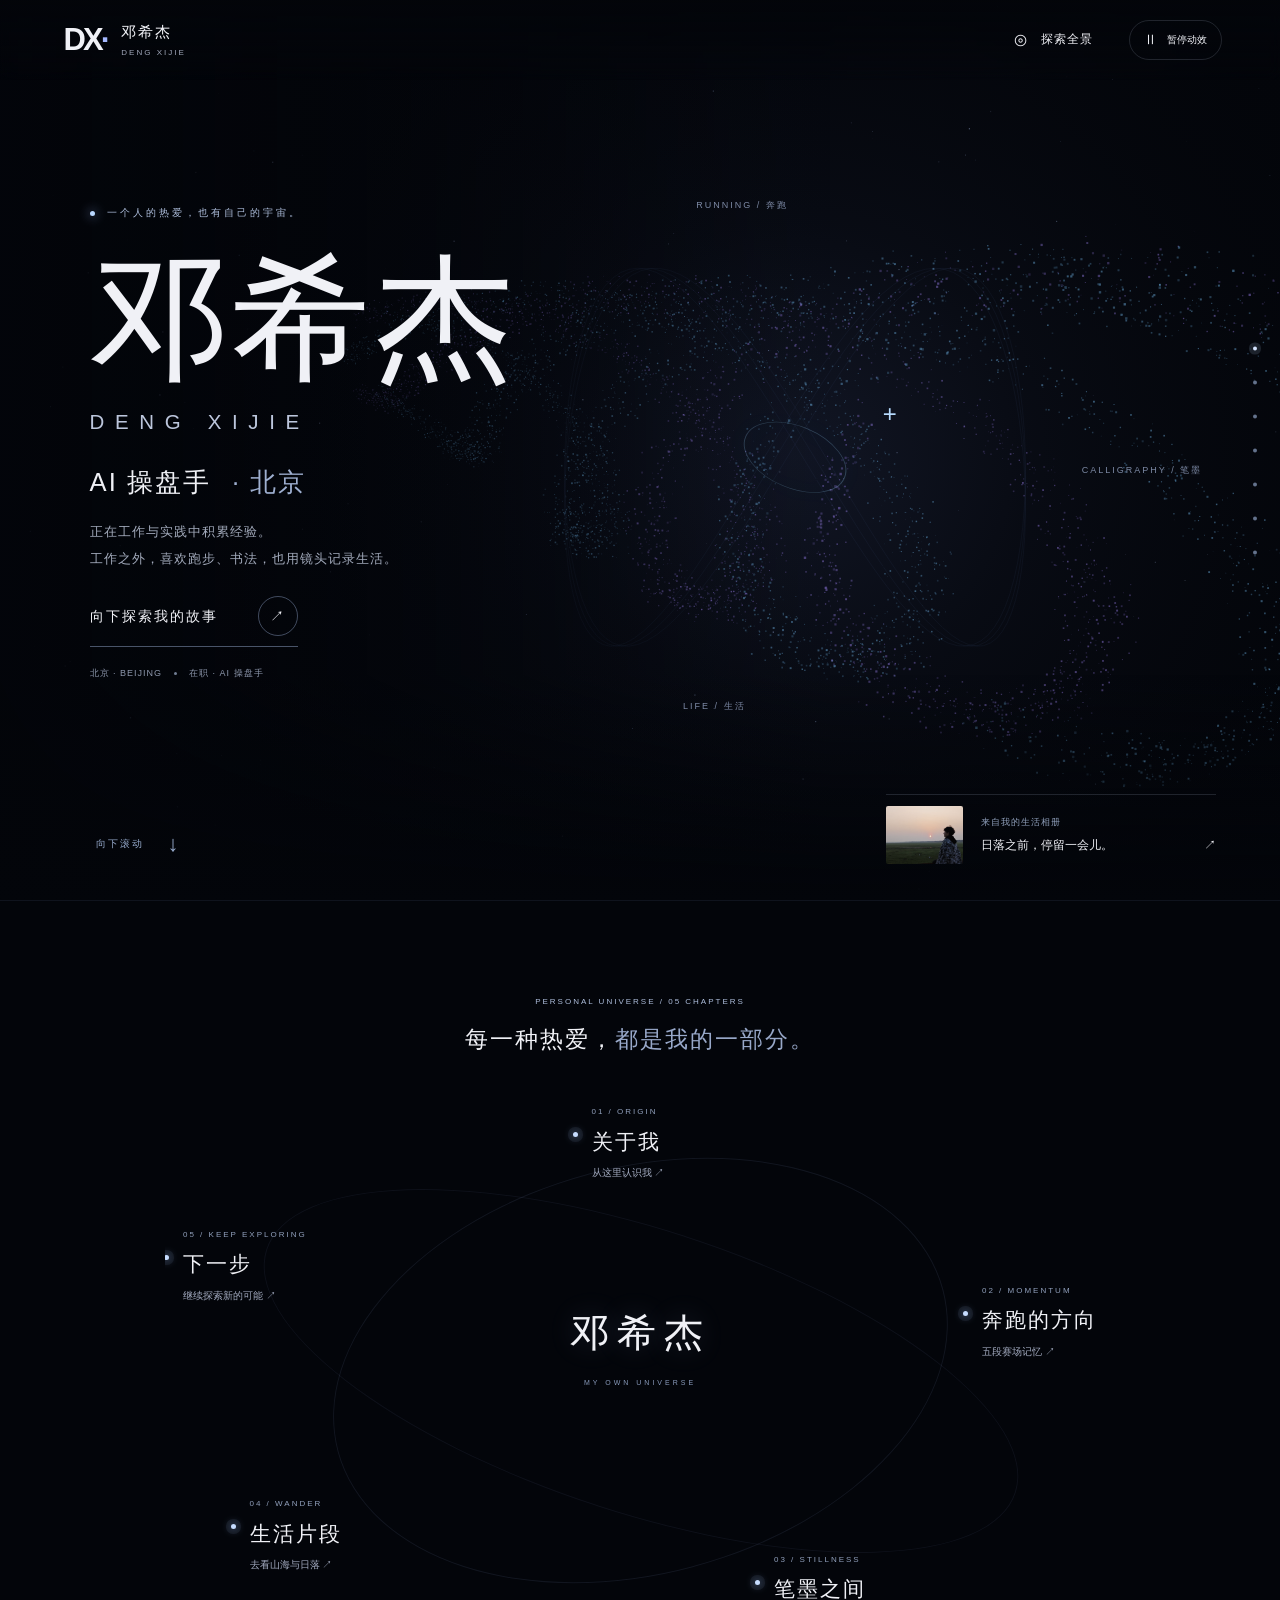
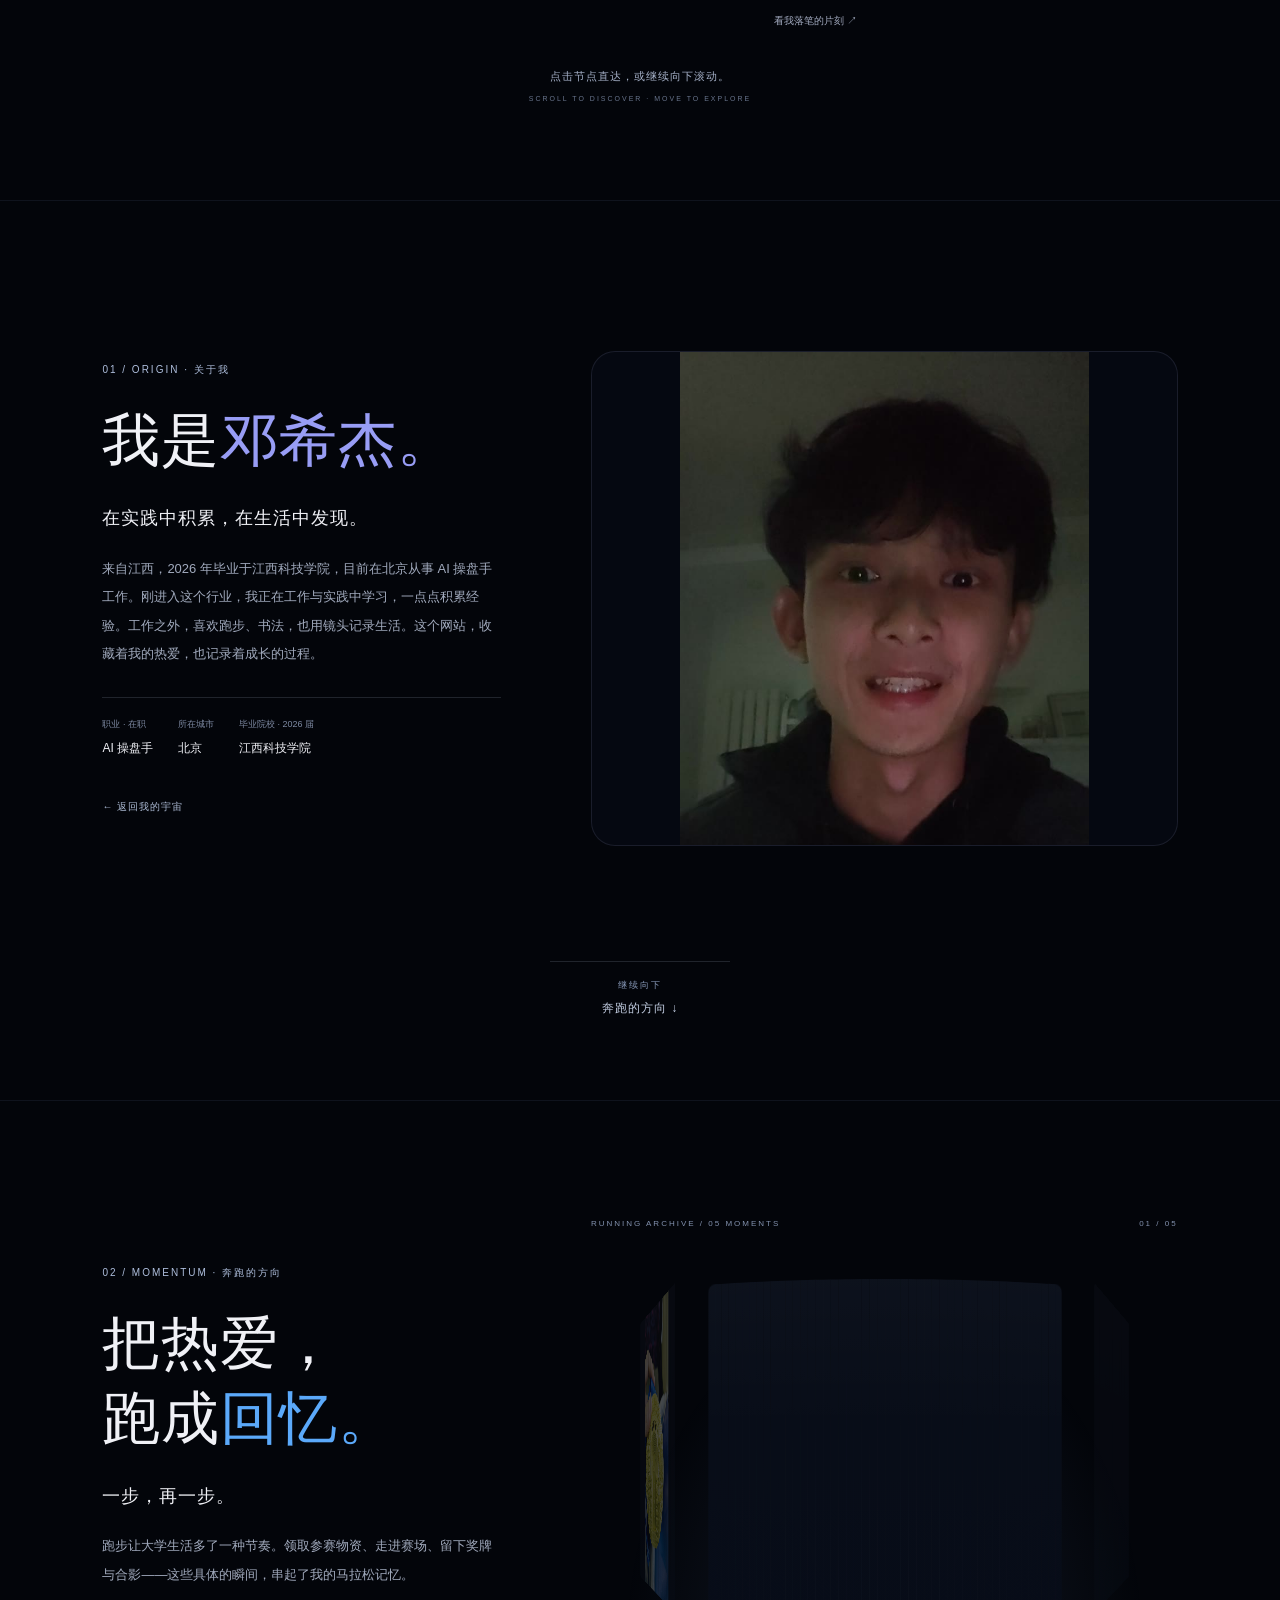
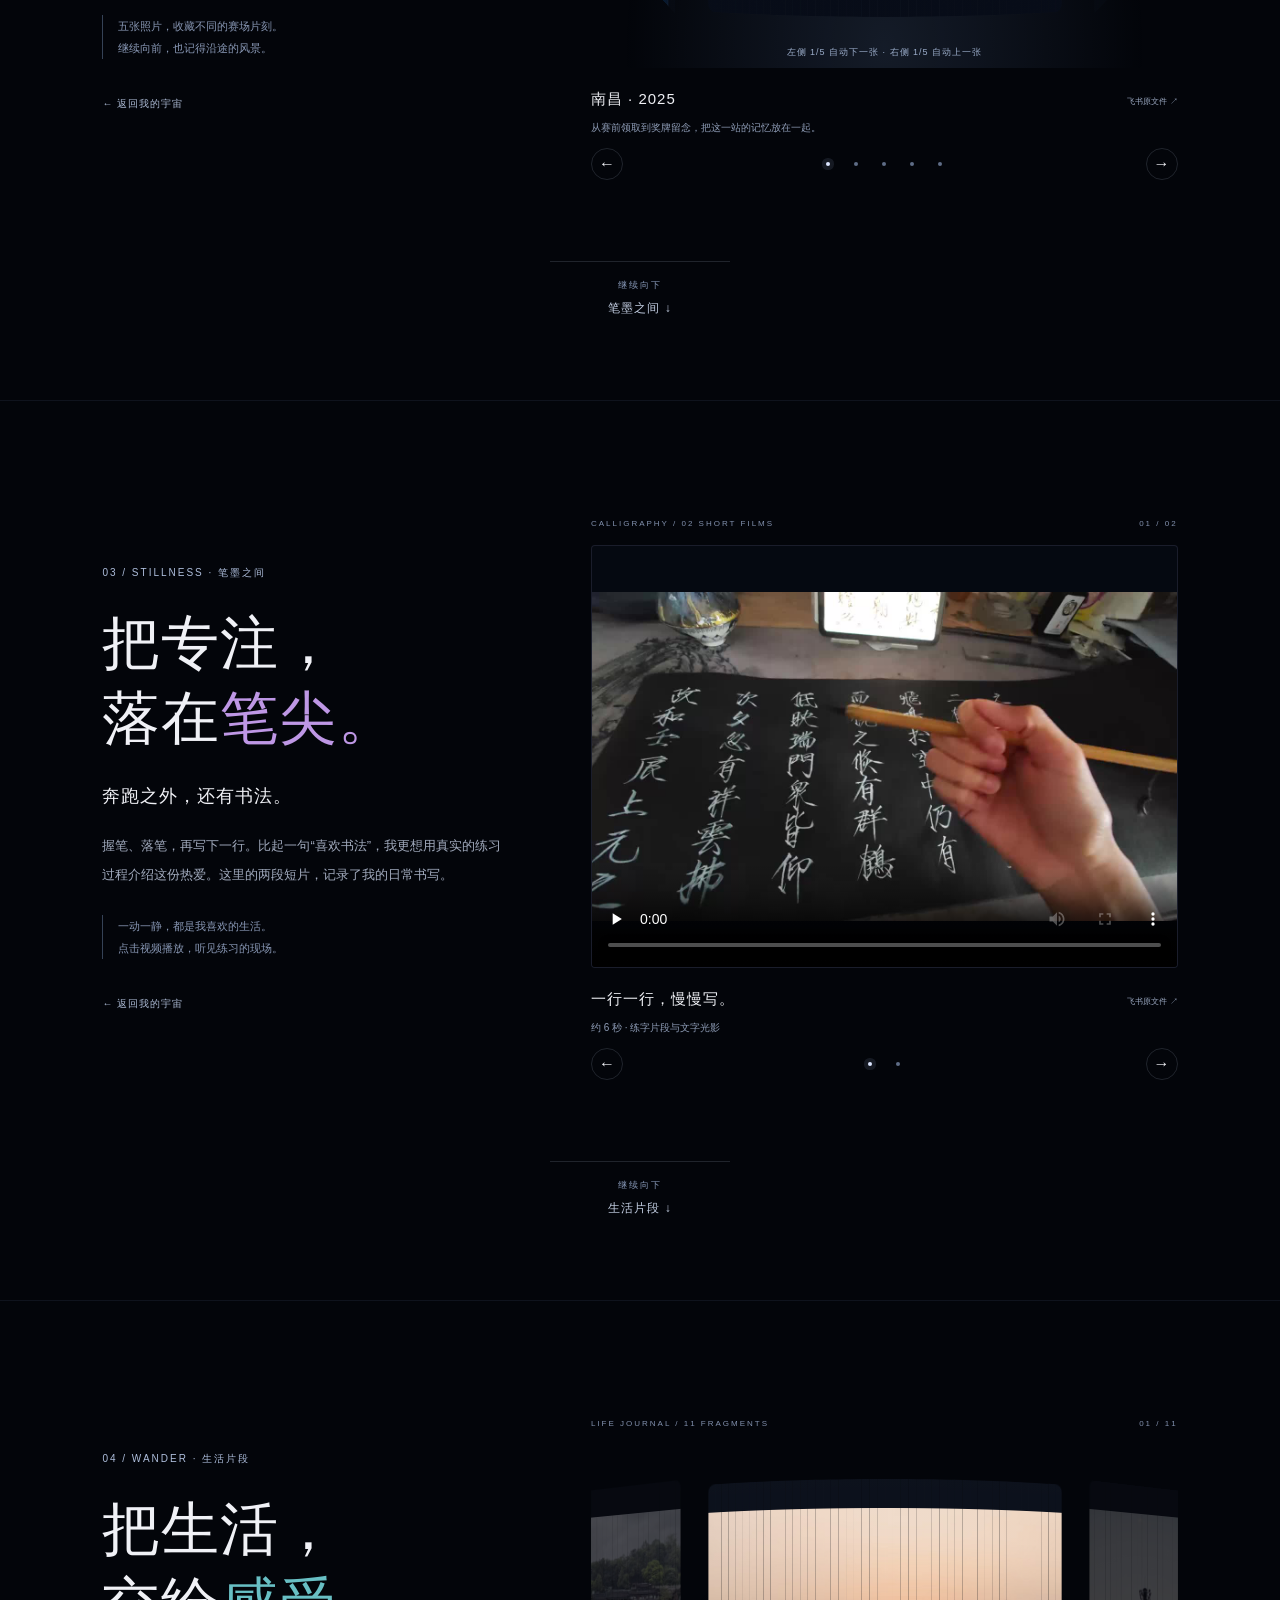
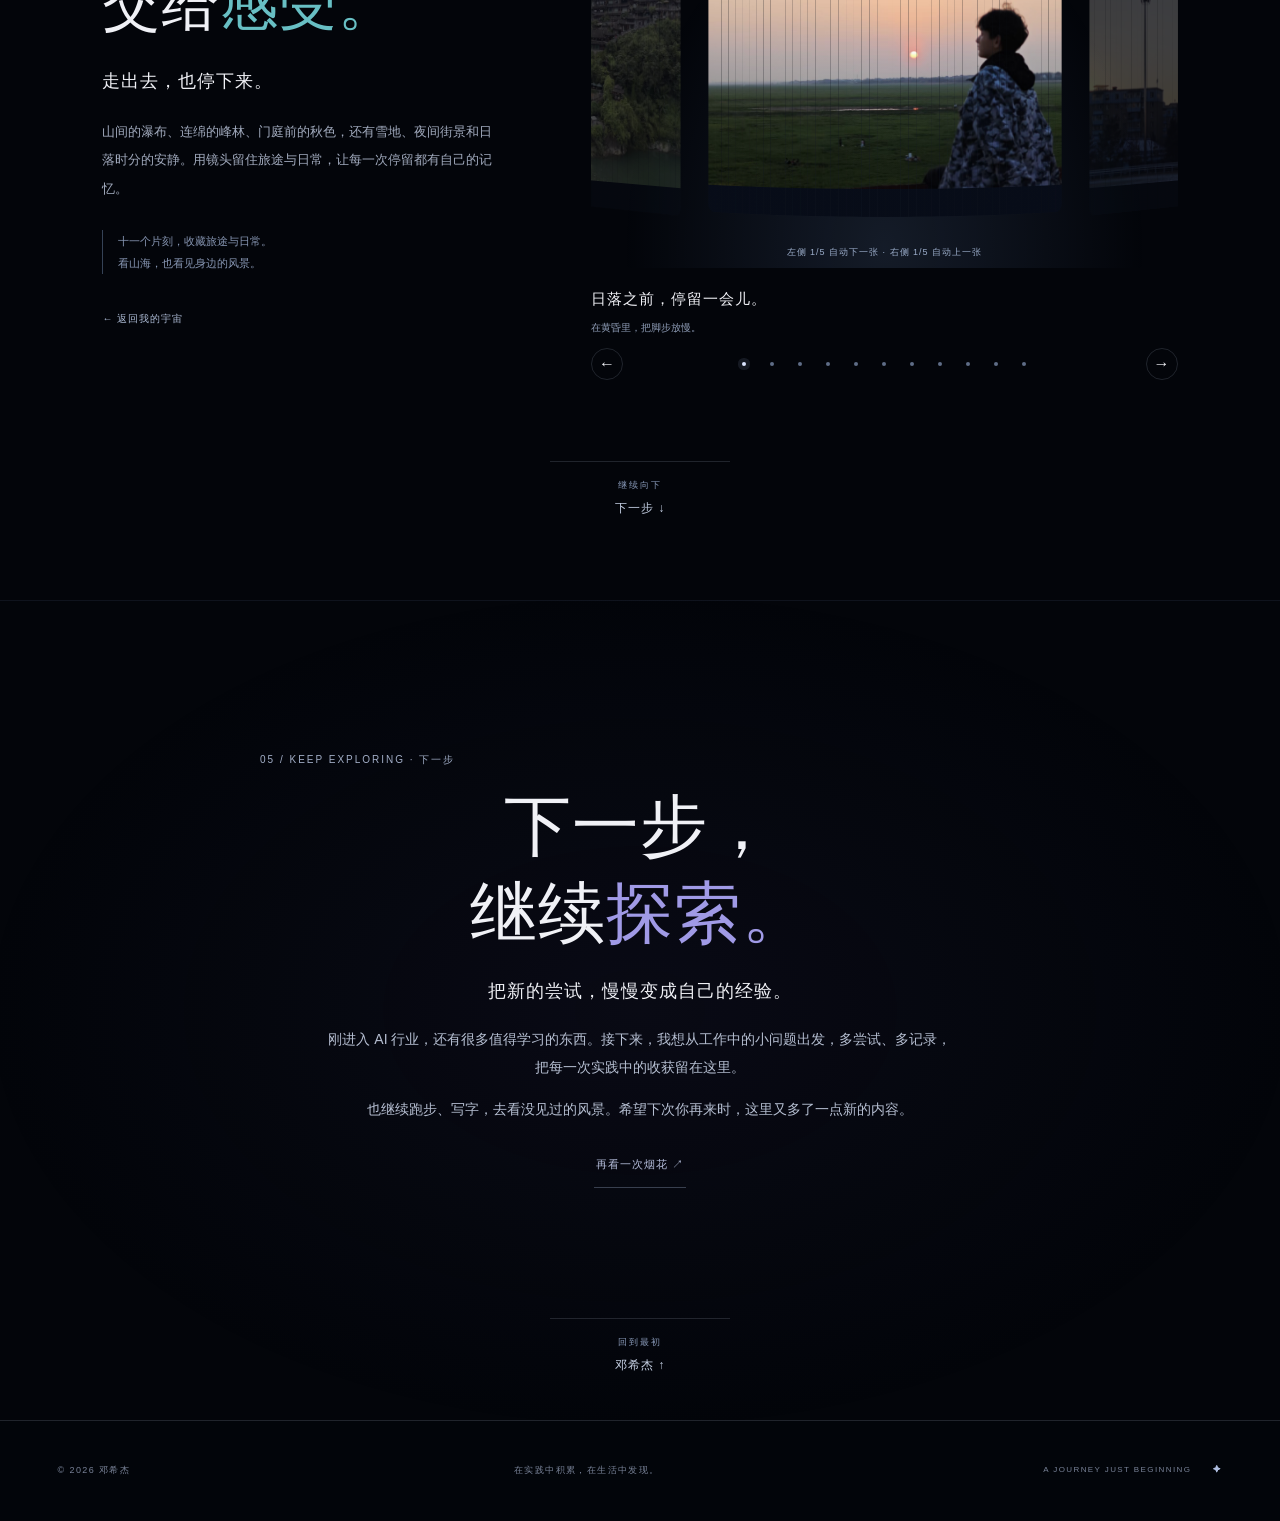
<file: index.html>
<!doctype html>
<html lang="zh-CN"><head><meta charset="utf-8"><meta name="viewport" content="width=device-width,initial-scale=1"><meta name="theme-color" content="#03050a"><meta name="description" content="邓希杰｜AI 操盘手 · 北京。正在工作与实践中积累经验，工作之外喜欢跑步、书法，也用镜头记录生活。"><title>邓希杰 DENG XIJIE · 个人宇宙</title><link rel="icon" href="favicon.svg"><link rel="stylesheet" href="style.css?v=20261110-ending1"><script defer src="galaxy.js?v=20261110-ending1"></script></head>
<body data-view="home"><div id="reading-progress" aria-hidden="true"></div><a class="skip" href="#main">跳转到主要内容</a><canvas id="cosmos" aria-hidden="true"></canvas><div class="screen-shade" aria-hidden="true"></div><div class="travel-flash" aria-hidden="true"></div>
<header class="site-header"><button class="brand" data-route="home" aria-label="邓希杰，返回首页"><span class="brand-symbol">DX<span>·</span></span><span>邓希杰<small>DENG XIJIE</small></span></button><div class="header-actions"><button class="overview-control" data-route="explore"><span aria-hidden="true">⊙</span> 探索全景</button><button id="motion" aria-pressed="false" aria-label="暂停背景动效"><span class="motion-icon" aria-hidden="true">Ⅱ</span><span class="motion-label">暂停动效</span></button></div></header>
<main id="main" tabindex="-1">
<section id="home-view" class="view home-view" aria-labelledby="home-title"><div class="home-copy"><p class="eyebrow"><span class="live-dot"></span> 一个人的热爱，也有自己的宇宙。</p><h1 id="home-title">邓希杰<span>DENG XIJIE</span></h1><p class="home-tagline">AI 操盘手<em> · 北京</em></p><p class="home-description">正在工作与实践中积累经验。<br>工作之外，喜欢跑步、书法，也用镜头记录生活。</p><button class="enter-button" data-route="explore"><span>向下探索我的故事</span><span class="arrow-circle" aria-hidden="true">↗</span></button><div class="home-facts"><span>北京 · BEIJING</span><i></i><span>在职 · AI 操盘手</span></div></div><div class="home-orbit" aria-hidden="true"><span class="orbit-label label-a">RUNNING / 奔跑</span><span class="orbit-label label-b">CALLIGRAPHY / 笔墨</span><span class="orbit-label label-c">LIFE / 生活</span><span class="orbit-cross">+</span></div><button class="home-feature" data-route="life"><img src="life/sunset.jpg" alt="黄昏时分的人物与落日"><span><small>来自我的生活相册</small>日落之前，停留一会儿。 <b>↗</b></span></button><button class="scroll-cue" data-route="explore">向下滚动 <span>↓</span></button></section>
<section id="explore-view" class="view explore-view" aria-labelledby="explore-title" hidden inert><div class="explore-intro"><p class="eyebrow">PERSONAL UNIVERSE / 05 CHAPTERS</p><h2 id="explore-title" tabindex="-1">每一种热爱，<span>都是我的一部分。</span></h2></div><div class="constellation"><div class="constellation-ring" aria-hidden="true"></div><div class="universe-center"><strong>邓希杰</strong><span>MY OWN UNIVERSE</span></div><button class="star-node node-about" data-route="about" data-sector="0"><span class="node-spark"></span><small>01 / ORIGIN</small><strong>关于我</strong><em>从这里认识我 ↗</em></button><button class="star-node node-run" data-route="run" data-sector="1"><span class="node-spark"></span><small>02 / MOMENTUM</small><strong>奔跑的方向</strong><em>五段赛场记忆 ↗</em></button><button class="star-node node-ink" data-route="ink" data-sector="2"><span class="node-spark"></span><small>03 / STILLNESS</small><strong>笔墨之间</strong><em>看我落笔的片刻 ↗</em></button><button class="star-node node-life" data-route="life" data-sector="3"><span class="node-spark"></span><small>04 / WANDER</small><strong>生活片段</strong><em>去看山海与日落 ↗</em></button><button class="star-node node-story" data-route="story" data-sector="4"><span class="node-spark"></span><small>05 / KEEP EXPLORING</small><strong>下一步</strong><em>继续探索新的可能 ↗</em></button></div><p class="explore-hint">点击节点直达，或继续向下滚动。<span>SCROLL TO DISCOVER · MOVE TO EXPLORE</span></p></section>
<section id="chapter-view" class="view chapter-view" aria-labelledby="chapter-title" hidden inert><div class="chapter-layout"><div class="chapter-copy"><p class="eyebrow" id="chapter-kicker"></p><h2 id="chapter-title" tabindex="-1"></h2><p class="chapter-lead" id="chapter-lead"></p><p class="chapter-description" id="chapter-description"></p><div id="chapter-details"></div><button class="text-link" data-route="explore">← 返回我的宇宙</button></div><div class="gallery" id="gallery" aria-label="影像浏览"><div class="gallery-top"><span id="gallery-category"></span><span id="gallery-count" aria-live="polite"></span></div><div class="media-stage" id="media-stage"></div><div class="media-description"><div><h3 id="media-title"></h3><p id="media-caption"></p></div><a id="media-source" target="_blank" rel="noreferrer">飞书原文件 ↗</a></div><div class="gallery-controls"><button class="round-button" id="previous-media" aria-label="上一张">←</button><div class="gallery-dots" id="gallery-dots" aria-label="选择影像"></div><button class="round-button" id="next-media" aria-label="下一张">→</button></div></div></div><nav class="chapter-nav" aria-label="切换故事章节"><button data-route="about"><span>01</span>关于我</button><button data-route="run"><span>02</span>奔跑</button><button data-route="ink"><span>03</span>笔墨</button><button data-route="life"><span>04</span>生活</button><button data-route="story"><span>05</span>下一步</button></nav></section>
</main><nav class="scroll-nav" aria-label="页面章节"><button data-route="home" aria-label="跳转首页"><span>首页</span><i></i></button><button data-route="explore" aria-label="跳转全景"><span>全景</span><i></i></button><button data-route="about" aria-label="跳转关于我"><span>关于我</span><i></i></button><button data-route="run" aria-label="跳转奔跑"><span>奔跑</span><i></i></button><button data-route="ink" aria-label="跳转笔墨"><span>笔墨</span><i></i></button><button data-route="life" aria-label="跳转生活"><span>生活</span><i></i></button><button data-route="story" aria-label="跳转下一步"><span>下一步</span><i></i></button></nav><footer class="site-footer"><span>© 2026 邓希杰</span><span id="footer-message">在实践中积累，在生活中发现。</span><span class="footer-coordinate">A JOURNEY JUST BEGINNING <i>✦</i></span></footer><div class="route-announcer sr-only" role="status" aria-live="polite"></div><dialog id="lightbox" aria-label="查看照片大图"><button id="lightbox-close" aria-label="关闭大图">关闭 ×</button><img id="lightbox-image" alt=""><p id="lightbox-caption"></p></dialog><noscript><div class="no-js">我是邓希杰，现居北京，在职 AI 操盘手，江西科技学院2026届毕业生，热爱马拉松、书法与记录生活。请启用 JavaScript 浏览互动相册，或<a href="intro.mp4">观看我的自我介绍</a>。</div></noscript></body></html>
</file>
<file: style.css>
:root{color-scheme:dark;--bg:#03050a;--ink:#f0f1f6;--muted:#a0a7b9;--line:#d4e1ff24;--accent:#b1c8ff;--ease:cubic-bezier(.22,1,.36,1)}*{box-sizing:border-box}html{scroll-behavior:smooth}body{margin:0;background:var(--bg);color:var(--ink);font-family:'Microsoft YaHei','PingFang SC',sans-serif;font-size:14px;line-height:1.8;overflow-x:hidden}button,a{-webkit-tap-highlight-color:transparent}button{font:inherit;color:inherit;background:none;border:0;cursor:pointer}a{color:inherit;text-decoration:none}button:focus-visible,a:focus-visible{outline:2px solid var(--accent);outline-offset:6px}button:disabled{opacity:.3;cursor:default}button:focus:not(:focus-visible),h2:focus,main:focus{outline:none}[hidden]{display:none!important}.sr-only,.skip:not(:focus){position:absolute;width:1px;height:1px;clip-path:inset(50%);overflow:hidden;white-space:nowrap}.skip:focus{position:fixed;top:12px;left:12px;background:#132033;padding:12px;z-index:100}#cosmos{position:fixed;inset:0;width:100%;height:100%;pointer-events:none;z-index:-3}.screen-shade{position:fixed;inset:0;z-index:-2;pointer-events:none;background:linear-gradient(90deg,#03050ae6,transparent 65%),linear-gradient(0deg,#03050a,transparent 25%)}body:not([data-view=home]) .screen-shade{background:radial-gradient(ellipse at center,transparent 20%,#03050a88 100%)}.travel-flash{position:fixed;inset:0;pointer-events:none;z-index:3;background:radial-gradient(ellipse at 60% 50%,#758fe119,transparent 65%);opacity:0}.site-header{height:100px;padding:0 4.5vw;display:flex;justify-content:space-between;align-items:center;position:relative;z-index:5}.brand{display:flex;align-items:center;gap:15px;text-align:left;line-height:1.4;font-size:15px;letter-spacing:2px}.brand-symbol{font-size:31px;font-weight:800;letter-spacing:-3px}.brand-symbol span{color:#a5b8ff}.brand small{display:block;font-size:8px;letter-spacing:2px;margin-top:5px;color:var(--muted)}.header-actions{display:flex;gap:30px;align-items:center}.overview-control{font-size:12px;letter-spacing:1px}.overview-control span{margin-right:8px;font-size:19px;vertical-align:middle}#motion{border:1px solid var(--line);border-radius:24px;padding:7px 14px;font-size:10px;display:flex;gap:10px;align-items:center}.motion-icon{font-size:13px}.view{position:relative;min-height:calc(100svh - 170px)}.eyebrow{font-size:10px;letter-spacing:2px;color:#aebedc;font-weight:400;display:flex;gap:12px;align-items:center}.live-dot{width:5px;height:5px;background:#bad8ff;border-radius:50%;box-shadow:0 0 12px #9dbbff}.home-view{display:flex;align-items:center;padding:32px 7vw 120px;min-height:calc(100svh - 170px)}.home-copy{position:relative;z-index:2;width:60%;max-width:780px}.home-copy .eyebrow{letter-spacing:3px;margin-bottom:24px}h1{font-size:clamp(82px,11.4vw,172px);line-height:1.12;font-weight:500;letter-spacing:.035em;margin:20px 0 32px;white-space:nowrap}h1>span{display:block;font:300 clamp(15px,1.6vw,24px)/1.4 sans-serif;letter-spacing:.52em;margin-top:18px;color:#bcc6dc}.home-tagline{font-size:clamp(18px,2vw,27px);letter-spacing:2px;margin-bottom:17px}.home-tagline em{font-style:normal;color:#9eafd0;margin-left:12px}.home-description{color:#a2aabb;font-size:13px;line-height:2.1;letter-spacing:1px}.enter-button{display:flex;align-items:center;gap:40px;margin:33px 0 26px;padding:0 0 10px;border-bottom:1px solid #93a7cd7d;font-size:14px;letter-spacing:2px}.arrow-circle{display:grid;place-items:center;border:1px solid #93a7cd70;width:40px;height:40px;border-radius:50%;transition:background .25s,transform .4s var(--ease)}.enter-button:hover .arrow-circle{transform:rotate(45deg);background:#adc8ff20}.home-facts{display:flex;align-items:center;gap:12px;color:#8d97ac;font-size:9px;letter-spacing:1px}.home-facts i{width:3px;height:3px;background:#717e94;border-radius:50%}.home-orbit{position:absolute;right:4%;top:5%;width:52%;height:77%;pointer-events:none}.orbit-label{font-size:9px;letter-spacing:2px;color:#b7c9efaa;position:absolute}.label-a{left:20%;top:12%}.label-b{right:4%;top:54%}.label-c{left:18%;bottom:6%}.orbit-cross{position:absolute;top:43%;left:48%;color:#b7dcff;font-size:24px;font-weight:200}.home-feature{position:absolute;right:5vw;bottom:25px;display:flex;gap:18px;align-items:center;text-align:left;padding:11px 0;border-top:1px solid var(--line);width:330px}.home-feature img{width:77px;height:58px;object-fit:cover;border-radius:2px;filter:saturate(.7)}.home-feature span{font-size:12px;flex:1}.home-feature small{display:block;color:#91a1bd;letter-spacing:1px;font-size:9px;margin-bottom:5px}.home-feature b{float:right;font-weight:400}.site-footer{min-height:70px;display:flex;align-items:center;justify-content:space-between;padding:0 4.5vw;color:#798398;font-size:9px;letter-spacing:1.4px;position:relative;z-index:2}.footer-coordinate{font-size:8px}.footer-coordinate i{font-style:normal;color:#adbcdf;margin-left:18px}.explore-view{padding-top:5px}.explore-intro{text-align:center;position:relative;z-index:1;pointer-events:none}.explore-intro .eyebrow{justify-content:center;font-size:8px;margin:0}.explore-intro h2{font-size:23px;font-weight:400;margin:9px 0;letter-spacing:2px}.explore-intro h2 span{color:#98a8c9}.constellation{height:min(62vh,610px);min-height:400px;width:min(950px,90vw);margin:auto;position:relative}.constellation-ring{position:absolute;inset:14% 17% 13%;border:1px solid #98a9e019;border-radius:50%;transform:rotate(-15deg);pointer-events:none}.constellation-ring:after{content:'';position:absolute;inset:15% -13%;border:1px solid #98a9e012;border-radius:50%;transform:rotate(33deg)}.universe-center{position:absolute;top:46%;left:50%;transform:translate(-50%,-50%);text-align:center;pointer-events:none}.universe-center strong{display:block;font-size:39px;font-weight:400;letter-spacing:8px;text-shadow:0 0 30px #b4c6ff33}.universe-center span{font-size:7px;letter-spacing:3px;color:#8a9cbd}.star-node{position:absolute;display:flex;flex-direction:column;align-items:flex-start;gap:3px;padding:16px 18px;min-width:150px;text-align:left;transition:opacity .4s,transform .5s var(--ease),filter .4s}.star-node small{font:8px/1.8 sans-serif;letter-spacing:2px;color:#91a0bc}.star-node strong{font-weight:400;font-size:21px;letter-spacing:2px}.star-node em{font-style:normal;font-size:10px;color:#a3abc0;line-height:2}.node-spark{position:absolute;left:-1px;top:43px;width:5px;height:5px;border-radius:50%;background:#c7ddff;box-shadow:0 0 10px #9ec2ff,0 0 0 5px #a8c9ff13;transition:box-shadow .4s}.star-node:hover,.star-node:focus-visible{transform:translateY(-5px)}.star-node:hover .node-spark,.star-node:focus-visible .node-spark{box-shadow:0 0 20px #adcfff,0 0 0 12px #a8c9ff15}.constellation:has(.star-node:hover) .star-node:not(:hover){opacity:.27}.constellation:has(.star-node:focus-visible) .star-node:not(:focus-visible){opacity:.27}.node-about{top:0;left:43%}.node-run{top:32%;right:0}.node-ink{bottom:0;right:22%}.node-life{bottom:10%;left:7%}.node-story{top:22%;left:0}.explore-hint{text-align:center;font-size:11px;color:#a4afc6;margin:0 0 15px;letter-spacing:1px}.explore-hint span{display:block;font-size:7px;letter-spacing:2px;margin-top:6px;color:#69758d}.chapter-view{padding:25px 6.5vw 0}.chapter-layout{display:grid;grid-template-columns:minmax(250px,.85fr) minmax(0,1.25fr);gap:7vw;align-items:center;min-height:calc(100svh - 285px);max-width:1450px;margin:auto}.chapter-copy{padding-bottom:20px}.chapter-copy h2{font-size:clamp(38px,4.5vw,66px);font-weight:400;line-height:1.3;letter-spacing:1px;margin:24px 0}.chapter-copy h2 span{color:var(--accent)}.chapter-lead{font-size:18px;letter-spacing:1px;margin:0 0 20px}.chapter-description{font-size:13px;line-height:2.2;color:#a1aabd;max-width:420px}.chapter-facts{display:flex;gap:25px;margin:28px 0;border-top:1px solid var(--line);padding-top:18px}.chapter-facts dt{font-size:9px;color:#7e8aa3}.chapter-facts dd{font-size:12px;margin:6px 0 0}.chapter-note{font-size:11px;color:#8897b4;border-left:1px solid #829dc766;padding-left:15px;margin:26px 0;line-height:2}.text-link{font-size:10px;letter-spacing:1px;padding:10px 0;color:#adbbd5}.text-link:hover{color:white}.gallery{min-width:0;width:100%;max-width:740px;justify-self:end}.gallery-top{display:flex;justify-content:space-between;color:#8291ae;letter-spacing:2px;font-size:8px;padding-bottom:13px}.media-stage{height:clamp(280px,47vh,530px);position:relative;overflow:hidden;background:#070c1699;border:1px solid #bacaff1c;border-radius:4px;isolation:isolate}.media-frame{position:absolute;inset:0;width:100%;height:100%;display:flex;align-items:center;justify-content:center}.media-frame img,.media-frame video{display:block;width:100%;height:100%;object-fit:contain}.media-frame.scenic img{object-fit:cover}.media-frame.photo-button{padding:0}.media-frame.photo-button:after{content:'查看大图 ↗';position:absolute;right:16px;bottom:16px;font-size:9px;color:#d4ddf1;background:#04070cc9;padding:5px 11px;border:1px solid #c0d1f326;border-radius:20px;opacity:0;transition:opacity .2s}.media-frame.photo-button:hover:after,.media-frame.photo-button:focus-visible:after{opacity:1}.media-description{display:flex;gap:20px;align-items:baseline;justify-content:space-between;padding-top:17px;min-height:80px}.media-description h3{font-size:15px;font-weight:400;letter-spacing:1px;margin:0 0 6px}.media-description p{font-size:10px;color:#8f9db7;margin:0;line-height:1.9}.media-description>a{flex-shrink:0;font-size:8px;color:#9caac3}.gallery-controls{display:flex;align-items:center;justify-content:space-between;gap:20px}.round-button{height:32px;width:32px;border:1px solid var(--line);border-radius:50%;font-size:16px;transition:background .25s}.round-button:hover{background:#b2c7ff1c}.gallery-dots{display:flex;gap:13px;justify-content:center;align-items:center}.gallery-dots button{height:28px;min-width:15px;padding:5px;position:relative}.gallery-dots button:before{content:'';display:block;width:4px;height:4px;border-radius:50%;background:#5f6d87;transition:background .3s,box-shadow .3s}.gallery-dots button[aria-current=true]:before{background:#dce5ff;box-shadow:0 0 0 4px #c4d4ff19}.chapter-nav{display:flex;justify-content:center;gap:30px;border-top:1px solid var(--line);max-width:650px;margin:28px auto 0;padding-top:18px}.chapter-nav button{padding:4px 0 10px;font-size:11px;color:#7989a6;position:relative;white-space:nowrap;transition:color .25s}.chapter-nav button span{font:8px sans-serif;margin-right:8px;opacity:.6}.chapter-nav button[aria-current=page]{color:#dce6ff}.chapter-nav button[aria-current=page]:after{content:'';position:absolute;bottom:0;left:50%;width:3px;height:3px;border-radius:50%;background:#bacfff}.chapter-nav button:hover{color:#e2eaff}#lightbox{width:100vw;max-width:none;height:100dvh;max-height:none;margin:0;border:0;background:#02050bf5;color:#f1f4fb;padding:65px 5vw 45px;overflow:hidden}#lightbox::backdrop{background:#02050b}#lightbox-image{width:100%;height:calc(100% - 40px);object-fit:contain}#lightbox-caption{text-align:center;font-size:12px;color:#a5b1c7}#lightbox-close{position:absolute;right:5vw;top:20px;border:1px solid var(--line);border-radius:20px;padding:5px 18px;font-size:12px}.no-js{position:fixed;inset:150px 8vw auto;padding:30px;background:#132139;z-index:20}.no-js a{text-decoration:underline}@media(min-width:1550px){.home-view{padding-left:10vw}.home-feature{right:8vw}.chapter-layout{gap:110px}}@media(max-width:900px){.home-copy{width:80%}h1{font-size:115px}.home-orbit{opacity:.6}.home-feature{width:280px;right:5vw}.chapter-layout{gap:4vw;grid-template-columns:.85fr 1.15fr}.chapter-copy h2{font-size:45px}.chapter-description{font-size:12px}.chapter-facts{gap:15px}.star-node strong{font-size:18px}.node-run{right:-2%}.node-story{left:-2%}}@media(max-width:650px){.site-header{height:80px;padding:0 6vw}.brand{gap:12px;font-size:13px}.brand-symbol{font-size:27px}.brand small{font-size:7px}.header-actions{gap:15px}.overview-control{font-size:10px}.overview-control span{display:none}#motion{padding:5px 9px}.motion-label{display:none}.view{min-height:calc(100svh - 140px)}.home-view{display:block;padding:36px 7vw 150px;min-height:calc(100svh - 140px)}.home-copy{width:100%}.home-copy .eyebrow{font-size:8px;letter-spacing:1px;margin-bottom:25px}h1{font-size:clamp(77px,20.5vw,126px);letter-spacing:.02em;margin:0 0 28px}h1>span{font-size:14px;letter-spacing:.5em;margin-top:14px}.home-tagline{font-size:18px;letter-spacing:1px}.home-tagline em{margin-left:6px}.home-description{font-size:12px}.enter-button{margin-top:24px;gap:35px;font-size:12px}.home-facts{font-size:8px;gap:9px}.home-orbit{top:30%;right:-10%;width:80%;height:58%;opacity:.45}.home-orbit .orbit-label{display:none}.home-feature{left:7vw;right:7vw;bottom:25px;width:auto}.home-feature img{width:65px;height:48px}.home-feature span{font-size:11px}.site-footer{padding:0 6vw;min-height:60px;font-size:8px;letter-spacing:.5px}.footer-coordinate{display:none}.explore-intro{padding:15px 6vw 0}.explore-intro h2{font-size:17px;letter-spacing:1px}.explore-intro h2 span{display:block;margin-top:4px}.explore-intro .eyebrow{font-size:7px}.constellation{width:100%;height:480px;min-height:400px;margin:10px auto 0}.universe-center{top:47%;left:50%}.universe-center strong{font-size:29px;letter-spacing:4px}.universe-center span{font-size:6px;letter-spacing:1.7px}.constellation-ring{inset:14% 14% 21%}.star-node{min-width:0;padding:13px 12px}.star-node strong{font-size:16px;letter-spacing:1px}.star-node small{font-size:7px;letter-spacing:1px}.star-node em{font-size:9px}.node-spark{left:0;top:37px;width:4px;height:4px}.node-about{left:39%;top:0}.node-run{right:2%;top:29%}.node-ink{right:12%;bottom:6%}.node-life{left:5%;bottom:11%}.node-story{left:2%;top:25%}.explore-hint{font-size:9px;margin-top:0}.explore-hint span{font-size:6px}.chapter-view{padding:10px 7vw 0}.chapter-layout{display:flex;flex-direction:column;gap:18px;align-items:stretch;min-height:0}.chapter-copy{padding:0}.chapter-copy .eyebrow{font-size:8px;margin-top:5px}.chapter-copy h2{font-size:38px;margin:15px 0 17px}.chapter-copy h2 br{display:none}.chapter-lead{font-size:15px;margin-bottom:10px}.chapter-description{font-size:12px;line-height:2;max-width:none}.chapter-facts{margin:17px 0 0;padding-top:12px}.chapter-facts dd{font-size:10px}.chapter-note{margin:15px 0 5px;font-size:10px}.chapter-copy>.text-link{margin-top:8px}.gallery{max-width:none}.media-stage{height:350px;height:clamp(260px,45svh,430px)}.gallery-top{font-size:7px}.media-description{padding-top:12px;min-height:76px;gap:10px}.media-description h3{font-size:14px}.media-description p{font-size:10px}.media-description>a{font-size:7px}.gallery-controls{padding-bottom:10px}.chapter-nav{position:sticky;bottom:0;z-index:4;background:#030710f2;backdrop-filter:blur(16px);margin-top:25px;padding:14px 0 11px;gap:0;justify-content:space-between;max-width:none}.chapter-nav button{font-size:10px;padding:4px 5px 8px}.chapter-nav button span{display:none}.chapter-view+.site-footer{margin-top:0}.screen-shade{background:linear-gradient(90deg,#03050aba,transparent),linear-gradient(0deg,#03050a,transparent 25%)}body[data-view=chapter] .site-footer{padding-bottom:15px}.media-frame.photo-button:after{opacity:1;font-size:8px}#lightbox{padding:65px 12px 35px}}@media(max-width:360px){.home-view{padding-top:23px}h1{font-size:76px}.home-tagline{font-size:16px}.constellation{height:420px}.star-node strong{font-size:14px}.star-node em{font-size:8px}.node-ink{right:7%}.node-run{right:0}.chapter-copy h2{font-size:33px}}@media(prefers-reduced-motion:reduce){html{scroll-behavior:auto}*,*::before,*::after{transition-duration:.01ms!important;animation-duration:.01ms!important}}
@media(min-width:651px){.site-header{height:80px}.site-footer{min-height:50px}.view{min-height:calc(100svh - 130px)}.home-view{min-height:calc(100svh - 130px);padding:6px 7vw 55px}.home-copy .eyebrow{margin:0 0 19px}h1{font-size:clamp(82px,10.8vw,158px);margin:12px 0 22px}h1>span{margin-top:12px}.home-tagline{margin:15px 0 13px}.home-description{margin:10px 0}.enter-button{margin:24px 0 18px}.home-feature{bottom:8px}.chapter-layout{min-height:calc(100svh - 245px)}}
/* Continuous vertical reading, with native wheel and touch scrolling. */
html{scroll-padding-top:90px}body{overflow-x:hidden}.site-header{position:fixed;inset:0 0 auto;height:80px;background:linear-gradient(#03050aef,#03050a99,transparent);backdrop-filter:blur(7px)}main{padding-top:80px}.view{scroll-margin-top:80px}.home-view{min-height:calc(100svh - 80px);padding-bottom:100px}.home-feature{bottom:25px}.scroll-cue{position:absolute;bottom:35px;left:7vw;font-size:10px;color:#95a9cb;letter-spacing:2px;display:flex;gap:24px;align-items:center}.scroll-cue span{font-size:22px;display:inline-block;animation:scroll-nudge 2.2s ease-in-out infinite}@keyframes scroll-nudge{0%,100%{transform:translateY(-3px)}50%{transform:translateY(5px)}}.explore-view{min-height:100svh;padding-top:55px;display:flex;flex-direction:column;justify-content:center;border-top:1px solid #91a7d617}.constellation{flex:none;margin:20px auto}.explore-hint{margin-bottom:55px}.chapter-view{min-height:100svh;padding:90px 8vw 65px;display:flex;flex-direction:column;justify-content:center;border-top:1px solid #91a7d617}.chapter-layout{width:100%;min-height:0;gap:7vw}.next-chapter{margin:55px auto 0;padding:15px 20px;border-top:1px solid var(--line);min-width:180px;font-size:9px;color:#899ab9;letter-spacing:2px;text-align:center}.next-chapter span{display:block;color:#c3cee2;font-size:12px;margin-top:5px;letter-spacing:1px}.scroll-nav{position:fixed;right:18px;top:50%;transform:translateY(-50%);z-index:6;display:flex;flex-direction:column;gap:9px}.scroll-nav button{position:relative;display:flex;align-items:center;justify-content:flex-end;gap:10px;min-height:25px;min-width:25px;padding:5px}.scroll-nav i{width:4px;height:4px;border-radius:50%;background:#63728c;box-shadow:0 0 0 3px transparent;transition:background .3s,box-shadow .3s}.scroll-nav button[aria-current] i{background:#d5e4ff;box-shadow:0 0 0 4px #bdd6ff22}.scroll-nav span{position:absolute;right:28px;white-space:nowrap;font-size:9px;opacity:0;background:#03050ac9;padding:2px 7px;transition:opacity .2s}.scroll-nav button:hover span,.scroll-nav button:focus-visible span{opacity:1}#reading-progress{position:fixed;top:0;left:0;width:100%;height:2px;background:#a9c8ff;transform:scaleX(0);transform-origin:left;z-index:30;pointer-events:none}.site-footer{min-height:100px;border-top:1px solid var(--line);background:#03050a99}.screen-shade{transition:background .8s}.home-orbit{transform:none}.gallery{min-height:480px}.gallery-controls button{touch-action:manipulation}@media(max-width:650px){html{scroll-padding-top:75px}.site-header{height:75px}main{padding-top:75px}.view{scroll-margin-top:75px}.home-view{min-height:calc(100svh - 75px);padding-bottom:180px}.home-feature{bottom:65px}.scroll-cue{bottom:16px;font-size:9px;gap:18px}.explore-view{padding-top:35px;min-height:100svh}.constellation{margin-top:15px;margin-bottom:5px}.explore-hint{margin-bottom:30px}.chapter-view{padding:55px 7vw 30px;min-height:100svh}.chapter-layout{gap:25px}.next-chapter{margin-top:30px}.scroll-nav{display:none}.gallery{min-height:0}.site-footer{min-height:80px}.chapter-copy h2{line-height:1.5}.home-copy{position:relative;z-index:2}}@media(prefers-reduced-motion:reduce){.scroll-cue span{animation:none}}

.view{scroll-margin-top:0}


.home-view{overflow:clip}


.explore-view,.constellation{overflow:clip}html{overflow-x:clip}


/* Mouse-following light above the background shade, below all content. */
.pointer-light{position:fixed;inset:0;z-index:0;pointer-events:none;opacity:0;background:radial-gradient(ellipse 400px 340px at var(--light-x,70%) var(--light-y,45%),#77bfff38 0%,#8071ed1f 38%,transparent 75%);transition:opacity .35s}
.pointer-light.is-active{opacity:1}.pointer-paused .pointer-light{opacity:0}main,.site-footer{position:relative;z-index:1}
.cylinder-stage{perspective:1100px;overflow:hidden;background:radial-gradient(ellipse at 50% 95%,#91baff20,transparent 63%);border:0;touch-action:pan-y;isolation:isolate}
.photo-cylinder{position:absolute;left:19%;top:8%;width:62%;height:80%;transform-style:preserve-3d;transform:translateZ(calc(-1 * var(--radius,300px))) rotateY(var(--turn,0deg));transition:transform .85s cubic-bezier(.22,.72,.16,1);will-change:transform}
.photo-cylinder.instant{transition:none}.cylinder-photo{position:absolute;inset:0;width:100%;height:100%;padding:0;border:1px solid #b8d4ff40;border-radius:16px;background:#080d18;transform:rotateY(var(--angle)) translateZ(var(--radius,300px));backface-visibility:hidden;overflow:hidden;box-shadow:0 18px 38px #0008;cursor:pointer}
.cylinder-photo img{width:100%;height:100%;object-fit:contain;pointer-events:none}.cylinder-photo::after{content:'';position:absolute;inset:0;pointer-events:none;background:linear-gradient(90deg,#01040b66,transparent 24%,#e4efff09 49%,transparent 76%,#01040b77);box-shadow:inset 0 0 25px #02071255}.cylinder-photo:not(.is-front)::after{background:linear-gradient(90deg,#03050a99,#101e3944,#03050a99)}.cylinder-photo:focus-visible{outline:2px solid #c4deff;outline-offset:-4px}.cylinder-hint{position:absolute;bottom:8px;left:0;right:0;text-align:center;color:#9caecb;font-size:10px;letter-spacing:2px;pointer-events:none}
@media(max-width:650px){.photo-cylinder{left:17%;width:66%}.cylinder-stage{perspective:750px}.cylinder-photo{border-radius:11px}.cylinder-hint{font-size:9px;letter-spacing:1px}}
@media(prefers-reduced-motion:reduce){.photo-cylinder{transition-duration:.15s}}

/* Continuous bowed photo surfaces; left previews next, right previews previous. */
.photo-cylinder{left:18%;width:64%;transform:translateZ(calc(-1 * var(--radius,300px))) rotateY(calc(var(--turn,0deg) + var(--peek,0deg)));transition:transform 1.15s cubic-bezier(.19,1,.22,1)}
.cylinder-photo{overflow:visible;border:0;border-radius:0;background:none;box-shadow:none;transform-style:preserve-3d;transition:opacity .7s;opacity:.28}.cylinder-photo.is-front{opacity:1}.cylinder-photo::after{display:none}.photo-strip{position:absolute;left:50%;top:0;height:100%;overflow:hidden;background:#080d18;backface-visibility:hidden}.photo-strip img{position:absolute;top:0;height:100%;max-width:none;object-fit:contain}.photo-strip::after{content:'';position:absolute;inset:0;background:linear-gradient(#ffffff05,transparent 45%,#03081725);pointer-events:none}.photo-strip:first-child{border-radius:24px 0 0 24px}.photo-strip:last-child{border-radius:0 24px 24px 0}
.cylinder-stage[data-peek=next] .is-next,.cylinder-stage[data-peek=previous] .is-previous{opacity:.85}.cylinder-photo:focus-visible{outline:2px solid #c4deff;outline-offset:4px}.cylinder-hint{font-size:9px;letter-spacing:1px}
#about .gallery-top,#about .gallery-controls,#about .media-description{display:none}#about .media-stage{height:clamp(330px,55vh,540px);border-radius:24px;background:#080d1880}#about .gallery{min-height:0}#about .media-frame img{object-fit:contain}
@media(max-width:650px){.photo-cylinder{left:16%;width:68%}.cylinder-hint{font-size:8px;letter-spacing:0}.gallery-dots{gap:6px}#about .media-stage{height:380px}}
@media(prefers-reduced-motion:reduce){.photo-cylinder{transition-duration:1.15s}}

/* Soft edge cues for dwell navigation, without covering the photo. */
.cylinder-stage::before,.cylinder-stage::after{content:'';position:absolute;top:8%;bottom:12%;width:20%;pointer-events:none;z-index:3;opacity:0;transition:opacity .4s;border-radius:25px}.cylinder-stage::before{left:0;background:linear-gradient(90deg,#accfff18,transparent)}.cylinder-stage::after{right:0;background:linear-gradient(-90deg,#accfff18,transparent)}.cylinder-stage[data-edge=next]::before,.cylinder-stage[data-edge=previous]::after{opacity:1}
.photo-cylinder{transition-timing-function:cubic-bezier(.16,1,.3,1)}

.cylinder-stage{user-select:none;-webkit-user-select:none}


/* Independent angular channels prevent pointer motion from restarting a page turn. */
@property --turn{syntax:'<angle>';inherits:false;initial-value:0deg}
@property --peek{syntax:'<angle>';inherits:false;initial-value:0deg}
.photo-cylinder{transition:--turn 1.4s cubic-bezier(.4,0,.2,1),--peek .55s cubic-bezier(.22,1,.36,1)}
.photo-cylinder.instant{transition:none}
.cylinder-photo{transition:opacity 1.1s cubic-bezier(.4,0,.2,1)}

/* The explicitly enabled motion mode also governs manual gallery transitions. */
body:not(.pointer-paused) .photo-cylinder{transition-duration:1.4s,.55s!important}body:not(.pointer-paused) .cylinder-photo{transition-duration:1.1s!important}body .photo-cylinder.instant{transition-duration:0s!important}


/* Closing chapter: quiet typography over a brief, silent firework canvas. */
.ending-view{position:relative;isolation:isolate;overflow:clip;min-height:100svh;text-align:center;background:radial-gradient(ellipse at center,#15152b55,transparent 72%)}#ending-fireworks{position:absolute;inset:0;width:100%;height:100%;pointer-events:none;z-index:-1;opacity:.75}.ending-view .chapter-layout{display:block}.ending-view .chapter-copy{max-width:760px;margin:auto}.ending-view .chapter-copy h2{font-size:clamp(52px,6vw,88px);line-height:1.3}.ending-view .chapter-lead{margin:28px auto 22px}.ending-view .chapter-description,.ending-note{max-width:630px;margin:18px auto;font-size:14px;line-height:2.2;color:#b6bfd2;text-wrap:pretty}.ending-view .chapter-copy>.text-link{display:none}.ending-view .eyebrow{color:#a3afc8}.ending-view .next-chapter{position:relative;z-index:1;margin-top:32px}.fireworks-replay{font-size:11px;letter-spacing:1px;color:#b7bfdd;border-bottom:1px solid #9daecc55;padding:12px 2px;margin-top:14px}.fireworks-replay:hover{color:white}
@media(max-width:650px){.ending-view{padding:70px 7vw 35px}.ending-view .chapter-copy h2{font-size:48px}.ending-view .chapter-description,.ending-note{font-size:12px;line-height:2.1}.ending-view .chapter-lead{font-size:16px;line-height:1.8}.ending-view .next-chapter{margin-top:24px}#ending-fireworks{opacity:.55}}

@media(min-width:651px){.ending-view{min-height:calc(100svh - 80px);padding:48px 8vw 28px}.ending-view .chapter-copy h2{font-size:clamp(50px,5.2vw,72px);margin:14px 0}.ending-view .chapter-lead{margin:18px auto}.ending-view .chapter-description,.ending-note{margin:14px auto;line-height:2}.ending-view .next-chapter{margin-top:18px}.ending-view .fireworks-replay{margin-top:6px}}
</file>
